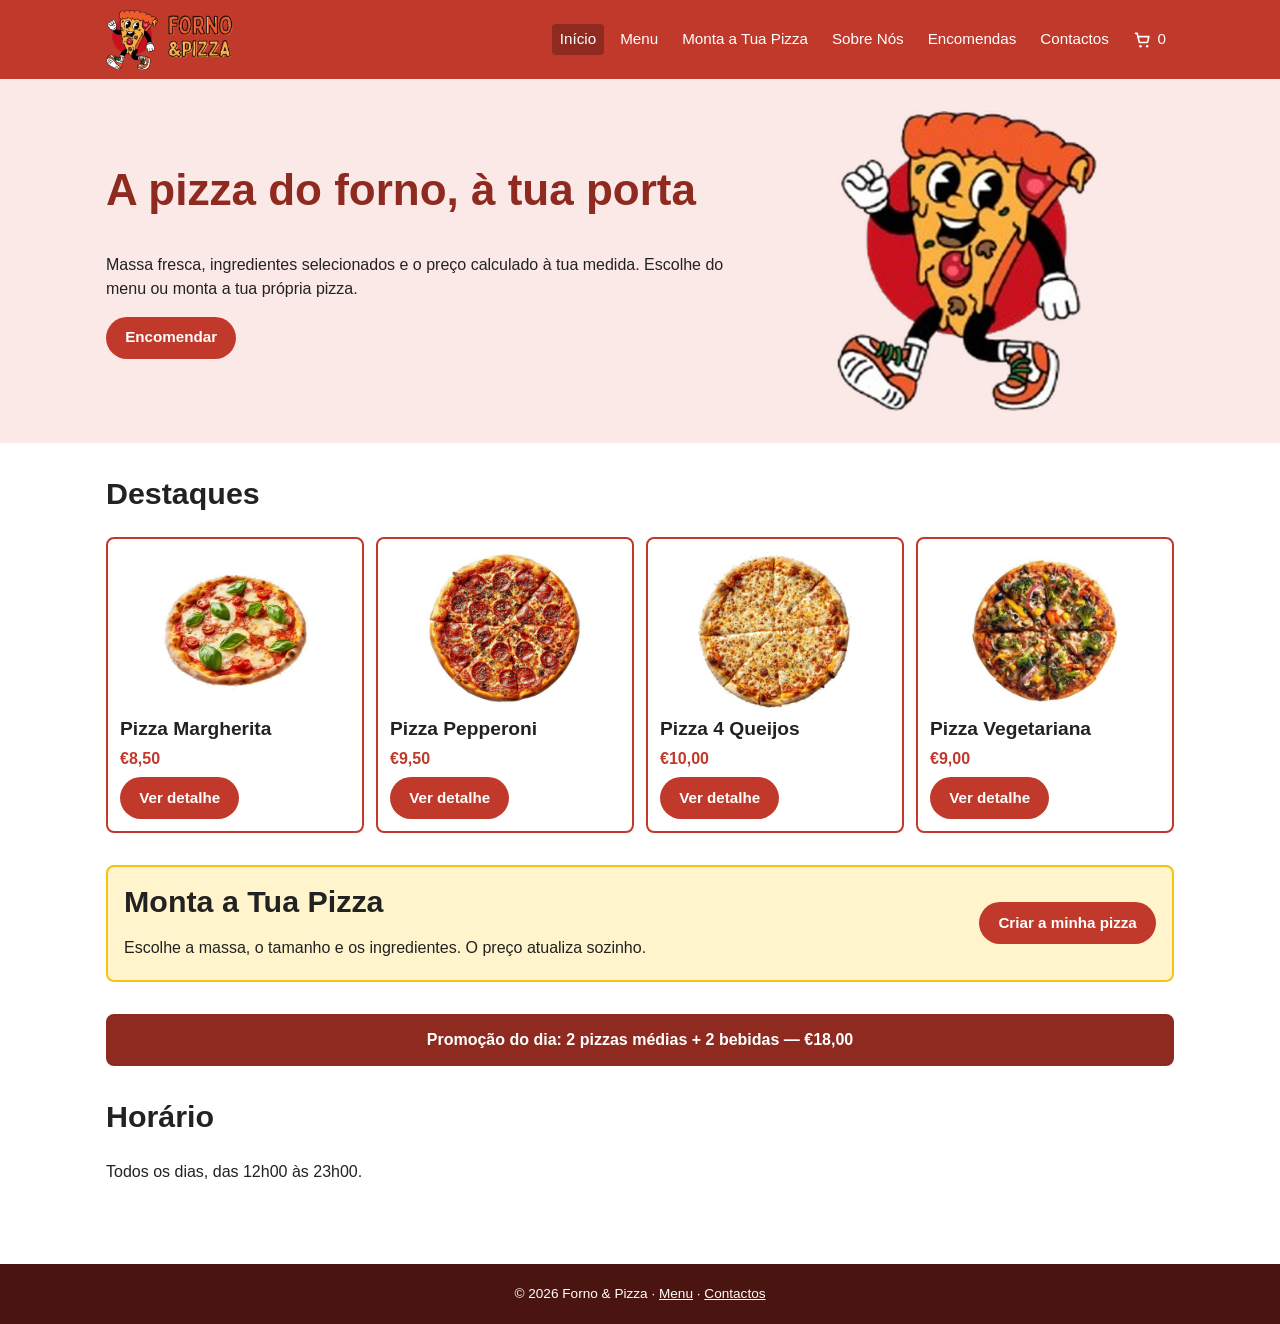
<file: index.html>
<!DOCTYPE html>
<html lang="pt-PT">
<head>
  <meta charset="UTF-8">
  <meta name="viewport" content="width=device-width, initial-scale=1">
  <meta name="description" content="Pizzaria Forno & Pizza: menu, encomendas online e a pizza feita à tua medida.">
  <title>Início — Forno &amp; Pizza</title>
  <link rel="icon" href="img/logo-icone.webp">
  <link rel="stylesheet" href="css/estilo.css">
</head>
<body>

  <!-- ===== CABEÇALHO ===== -->
  <header class="cabecalho">
    <div class="container cabecalho-conteudo">
      <a class="logo" href="index.html"><img class="logo-completo" src="img/logo-completo.png" alt="Forno &amp; Pizza, pagina inicial" width="420" height="198"></a>
      <nav class="menu" aria-label="Navegação principal">
      <ul>
        <li><a href="index.html" class="ativo" aria-current="page">Início</a></li>
        <li><a href="menu.html">Menu</a></li>
        <li><a href="monta.html">Monta a Tua Pizza</a></li>
        <li><a href="sobre.html">Sobre Nós</a></li>
        <li><a href="encomendas.html">Encomendas</a></li>
        <li><a href="contactos.html">Contactos</a></li>
        <li><a class="carrinho" href="encomendas.html" aria-label="Carrinho, 0 artigos"><svg class="icone" viewBox="0 0 24 24" width="20" height="20" aria-hidden="true"><path d="M3 4h2l2.4 10.2a1 1 0 0 0 1 .8h8.2a1 1 0 0 0 1-.8L19 8H6.2" fill="none" stroke="currentColor" stroke-width="2" stroke-linecap="round" stroke-linejoin="round"/><circle cx="9" cy="19.5" r="1.5" fill="currentColor"/><circle cx="17" cy="19.5" r="1.5" fill="currentColor"/></svg><span>0</span></a></li>
      </ul>
      </nav>
    </div>
  </header>

  <main>
    <!-- ===== HERO ===== -->
    <section class="hero">
      <div class="container hero-grelha">
        <div class="hero-texto">
          <h1>A pizza do forno, à tua porta</h1>
          <p>Massa fresca, ingredientes selecionados e o preço calculado à tua medida. Escolhe do menu ou monta a tua própria pizza.</p>
          <a class="botao" href="menu.html">Encomendar</a>
        </div>
        <img class="hero-imagem" src="img/mascote.webp" alt="Simbolo Forno &amp; Pizza" width="400" height="400">
      </div>
    </section>

    <div class="container">

      <!-- ===== DESTAQUES ===== -->
      <section>
        <h2>Destaques</h2>
        <ul class="grelha-cartoes grelha-destaques">
      <li class="cartao">
        <img src="img/pizza-margherita.jpg" alt="Ilustração da pizza Margherita" width="200" height="200">
        <h3>Pizza Margherita</h3>
        <p class="preco">€8,50</p>
        <a class="botao" href="menu.html#margherita">Ver detalhe</a>
      </li>
      <li class="cartao">
        <img src="img/pizza-pepperoni.jpg" alt="Ilustração da pizza Pepperoni" width="200" height="200">
        <h3>Pizza Pepperoni</h3>
        <p class="preco">€9,50</p>
        <a class="botao" href="menu.html#pepperoni">Ver detalhe</a>
      </li>
      <li class="cartao">
        <img src="img/pizza-quatro-queijos.jpg" alt="Ilustração da pizza 4 Queijos" width="200" height="200">
        <h3>Pizza 4 Queijos</h3>
        <p class="preco">€10,00</p>
        <a class="botao" href="menu.html#quatro-queijos">Ver detalhe</a>
      </li>
      <li class="cartao">
        <img src="img/pizza-vegetariana.jpg" alt="Ilustração da pizza Vegetariana" width="200" height="200">
        <h3>Pizza Vegetariana</h3>
        <p class="preco">€9,00</p>
        <a class="botao" href="menu.html#vegetariana">Ver detalhe</a>
      </li>
        </ul>
      </section>

      <!-- ===== MONTA A TUA PIZZA ===== -->
      <section class="destaque-monta">
        <div>
          <h2>Monta a Tua Pizza</h2>
          <p>Escolhe a massa, o tamanho e os ingredientes. O preço atualiza sozinho.</p>
        </div>
        <a class="botao" href="monta.html">Criar a minha pizza</a>
      </section>

      <!-- ===== PROMOÇÃO DO DIA ===== -->
      <div class="promocao">
        <p>Promoção do dia: 2 pizzas médias + 2 bebidas — €18,00</p>
      </div>

      <!-- ===== HORÁRIO ===== -->
      <section>
        <h2>Horário</h2>
        <p>Todos os dias, das 12h00 às 23h00.</p>
      </section>

    </div>
  </main>

  <!-- ===== RODAPÉ ===== -->
  <footer class="rodape">
    <div class="container">
      <p>© 2026 Forno &amp; Pizza · <a href="menu.html">Menu</a> · <a href="contactos.html">Contactos</a></p>
    </div>
  </footer>

  <script src="js/script.js"></script>

</body>
</html>
</file>
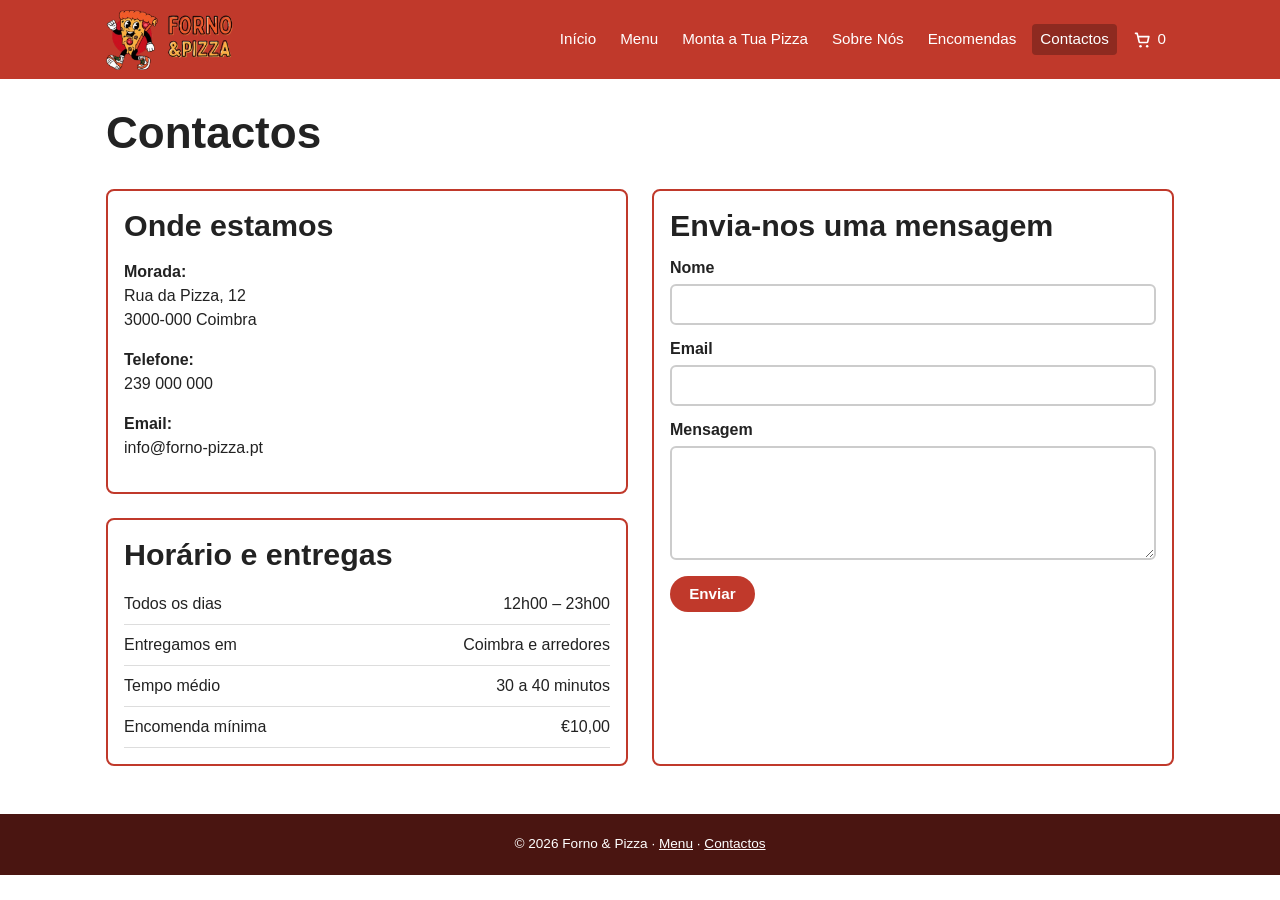
<file: contactos.html>
<!DOCTYPE html>
<html lang="pt-PT">
<head>
  <meta charset="UTF-8">
  <meta name="viewport" content="width=device-width, initial-scale=1">
  <meta name="description" content="Contactos e formulário de contacto da pizzaria Forno & Pizza.">
  <title>Contactos — Forno &amp; Pizza</title>
  <link rel="icon" href="img/logo-icone.webp">
  <link rel="stylesheet" href="css/estilo.css">
</head>
<body>

  <!-- ===== CABEÇALHO ===== -->
  <header class="cabecalho">
    <div class="container cabecalho-conteudo">
      <a class="logo" href="index.html"><img class="logo-completo" src="img/logo-completo.png" alt="Forno &amp; Pizza, pagina inicial" width="420" height="198"></a>
      <nav class="menu" aria-label="Navegação principal">
      <ul>
        <li><a href="index.html">Início</a></li>
        <li><a href="menu.html">Menu</a></li>
        <li><a href="monta.html">Monta a Tua Pizza</a></li>
        <li><a href="sobre.html">Sobre Nós</a></li>
        <li><a href="encomendas.html">Encomendas</a></li>
        <li><a href="contactos.html" class="ativo" aria-current="page">Contactos</a></li>
        <li><a class="carrinho" href="encomendas.html" aria-label="Carrinho, 0 artigos"><svg class="icone" viewBox="0 0 24 24" width="20" height="20" aria-hidden="true"><path d="M3 4h2l2.4 10.2a1 1 0 0 0 1 .8h8.2a1 1 0 0 0 1-.8L19 8H6.2" fill="none" stroke="currentColor" stroke-width="2" stroke-linecap="round" stroke-linejoin="round"/><circle cx="9" cy="19.5" r="1.5" fill="currentColor"/><circle cx="17" cy="19.5" r="1.5" fill="currentColor"/></svg><span>0</span></a></li>
      </ul>
      </nav>
    </div>
  </header>

  <main>
    <div class="container pagina">
      <h1>Contactos</h1>
      <div class="contactos-grelha">

        <div class="coluna">

          <!-- ===== ONDE ESTAMOS ===== -->
          <section class="caixa">
            <h2>Onde estamos</h2>
            <p><strong>Morada:</strong><br>Rua da Pizza, 12<br>3000-000 Coimbra</p>
            <p><strong>Telefone:</strong><br>239 000 000</p>
            <p><strong>Email:</strong><br>info@forno-pizza.pt</p>
          </section>

          <!-- ===== HORÁRIO E ENTREGAS ===== -->
          <section class="caixa">
            <h2>Horário e entregas</h2>
            <ul class="linhas">
              <li><span>Todos os dias</span><span>12h00 – 23h00</span></li>
              <li><span>Entregamos em</span><span>Coimbra e arredores</span></li>
              <li><span>Tempo médio</span><span>30 a 40 minutos</span></li>
              <li><span>Encomenda mínima</span><span>€10,00</span></li>
            </ul>
          </section>

        </div>

        <!-- ===== FORMULÁRIO ===== -->
        <section class="caixa">
          <h2>Envia-nos uma mensagem</h2>
          <form id="form-contacto">
            <label for="nome">Nome</label>
            <input id="nome" name="nome" type="text" required>
            <label for="email">Email</label>
            <input id="email" name="email" type="email" required>
            <label for="mensagem">Mensagem</label>
            <textarea id="mensagem" name="mensagem" rows="5" required></textarea>
            <button class="botao" type="submit">Enviar</button>
          </form>
          <p class="mensagem-ok" id="mensagem-ok" role="status" hidden>A tua mensagem foi enviada com sucesso! Entraremos em contacto brevemente.</p>
        </section>

      </div>
    </div>
  </main>

  <!-- ===== RODAPÉ ===== -->
  <footer class="rodape">
    <div class="container">
      <p>© 2026 Forno &amp; Pizza · <a href="menu.html">Menu</a> · <a href="contactos.html">Contactos</a></p>
    </div>
  </footer>

  <script src="js/script.js"></script>

</body>
</html>
</file>
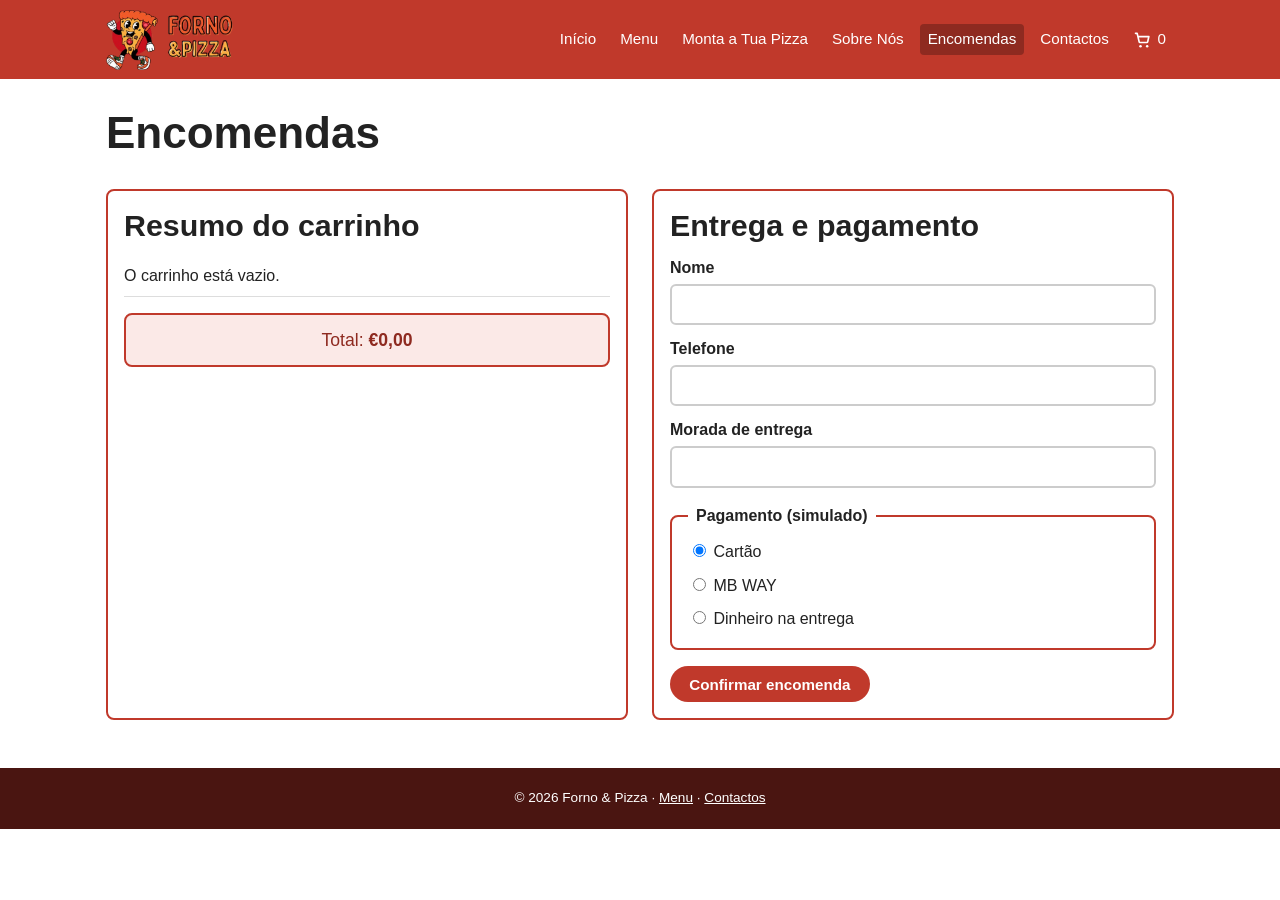
<file: encomendas.html>
<!DOCTYPE html>
<html lang="pt-PT">
<head>
  <meta charset="UTF-8">
  <meta name="viewport" content="width=device-width, initial-scale=1">
  <meta name="description" content="Resumo do carrinho e dados de entrega da tua encomenda.">
  <title>Encomendas — Forno &amp; Pizza</title>
  <link rel="icon" href="img/logo-icone.webp">
  <link rel="stylesheet" href="css/estilo.css">
</head>
<body>

  <!-- ===== CABEÇALHO ===== -->
  <header class="cabecalho">
    <div class="container cabecalho-conteudo">
      <a class="logo" href="index.html"><img class="logo-completo" src="img/logo-completo.png" alt="Forno &amp; Pizza, pagina inicial" width="420" height="198"></a>
      <nav class="menu" aria-label="Navegação principal">
      <ul>
        <li><a href="index.html">Início</a></li>
        <li><a href="menu.html">Menu</a></li>
        <li><a href="monta.html">Monta a Tua Pizza</a></li>
        <li><a href="sobre.html">Sobre Nós</a></li>
        <li><a href="encomendas.html" class="ativo" aria-current="page">Encomendas</a></li>
        <li><a href="contactos.html">Contactos</a></li>
        <li><a class="carrinho" href="encomendas.html" aria-label="Carrinho, 0 artigos"><svg class="icone" viewBox="0 0 24 24" width="20" height="20" aria-hidden="true"><path d="M3 4h2l2.4 10.2a1 1 0 0 0 1 .8h8.2a1 1 0 0 0 1-.8L19 8H6.2" fill="none" stroke="currentColor" stroke-width="2" stroke-linecap="round" stroke-linejoin="round"/><circle cx="9" cy="19.5" r="1.5" fill="currentColor"/><circle cx="17" cy="19.5" r="1.5" fill="currentColor"/></svg><span>0</span></a></li>
      </ul>
      </nav>
    </div>
  </header>

  <main>
    <div class="container pagina">
      <h1>Encomendas</h1>
      <div class="encomenda-grelha">

        <!-- ===== RESUMO DO CARRINHO ===== -->
        <section class="caixa">
          <h2>Resumo do carrinho</h2>
          <ul class="linhas" id="lista-carrinho">
            <li><span>O carrinho está vazio.</span></li>
          </ul>
          <p class="total">Total: <strong id="total-carrinho">€0,00</strong></p>
        </section>

        <!-- ===== ENTREGA E PAGAMENTO ===== -->
        <section class="caixa">
          <h2>Entrega e pagamento</h2>
          <form id="form-encomenda">
            <label for="nome-e">Nome</label>
            <input id="nome-e" name="nome" type="text" required>
            <label for="telefone">Telefone</label>
            <input id="telefone" name="telefone" type="tel" required>
            <label for="morada">Morada de entrega</label>
            <input id="morada" name="morada" type="text" required>
            <fieldset>
              <legend>Pagamento (simulado)</legend>
              <label class="opcao"><span><input type="radio" name="pagamento" value="cartao" checked> Cartão</span></label>
              <label class="opcao"><span><input type="radio" name="pagamento" value="mbway"> MB WAY</span></label>
              <label class="opcao"><span><input type="radio" name="pagamento" value="entrega"> Dinheiro na entrega</span></label>
            </fieldset>
            <p class="mensagem-erro" id="aviso-carrinho" role="alert" hidden>O carrinho está vazio. Adiciona pizzas no menu antes de confirmar.</p>
            <button class="botao" type="submit" id="btn-finalizar">Confirmar encomenda</button>
          </form>
        </section>

      </div>
    </div>
  </main>

  <!-- ===== RODAPÉ ===== -->
  <footer class="rodape">
    <div class="container">
      <p>© 2026 Forno &amp; Pizza · <a href="menu.html">Menu</a> · <a href="contactos.html">Contactos</a></p>
    </div>
  </footer>

  <!-- ===== JANELA DE CONFIRMAÇÃO ===== -->
  <div class="modal" id="modal" hidden>
    <div class="modal-caixa">

      <div id="modal-a-processar">
        <img class="girar" src="img/logo-icone.webp" alt="" width="100" height="100">
        <h2>A processar a tua encomenda...</h2>
      </div>

      <div id="modal-concluido" hidden>
        <img src="img/logo-icone.webp" alt="Logótipo Forno &amp; Pizza" width="100" height="100">
        <h2>A tua pizza está a caminho!</h2>
        <p>Obrigado pela tua encomenda.</p>
        <a class="botao" href="index.html">Voltar ao início</a>
      </div>

    </div>
  </div>

  <script src="js/script.js"></script>

</body>
</html>
</file>
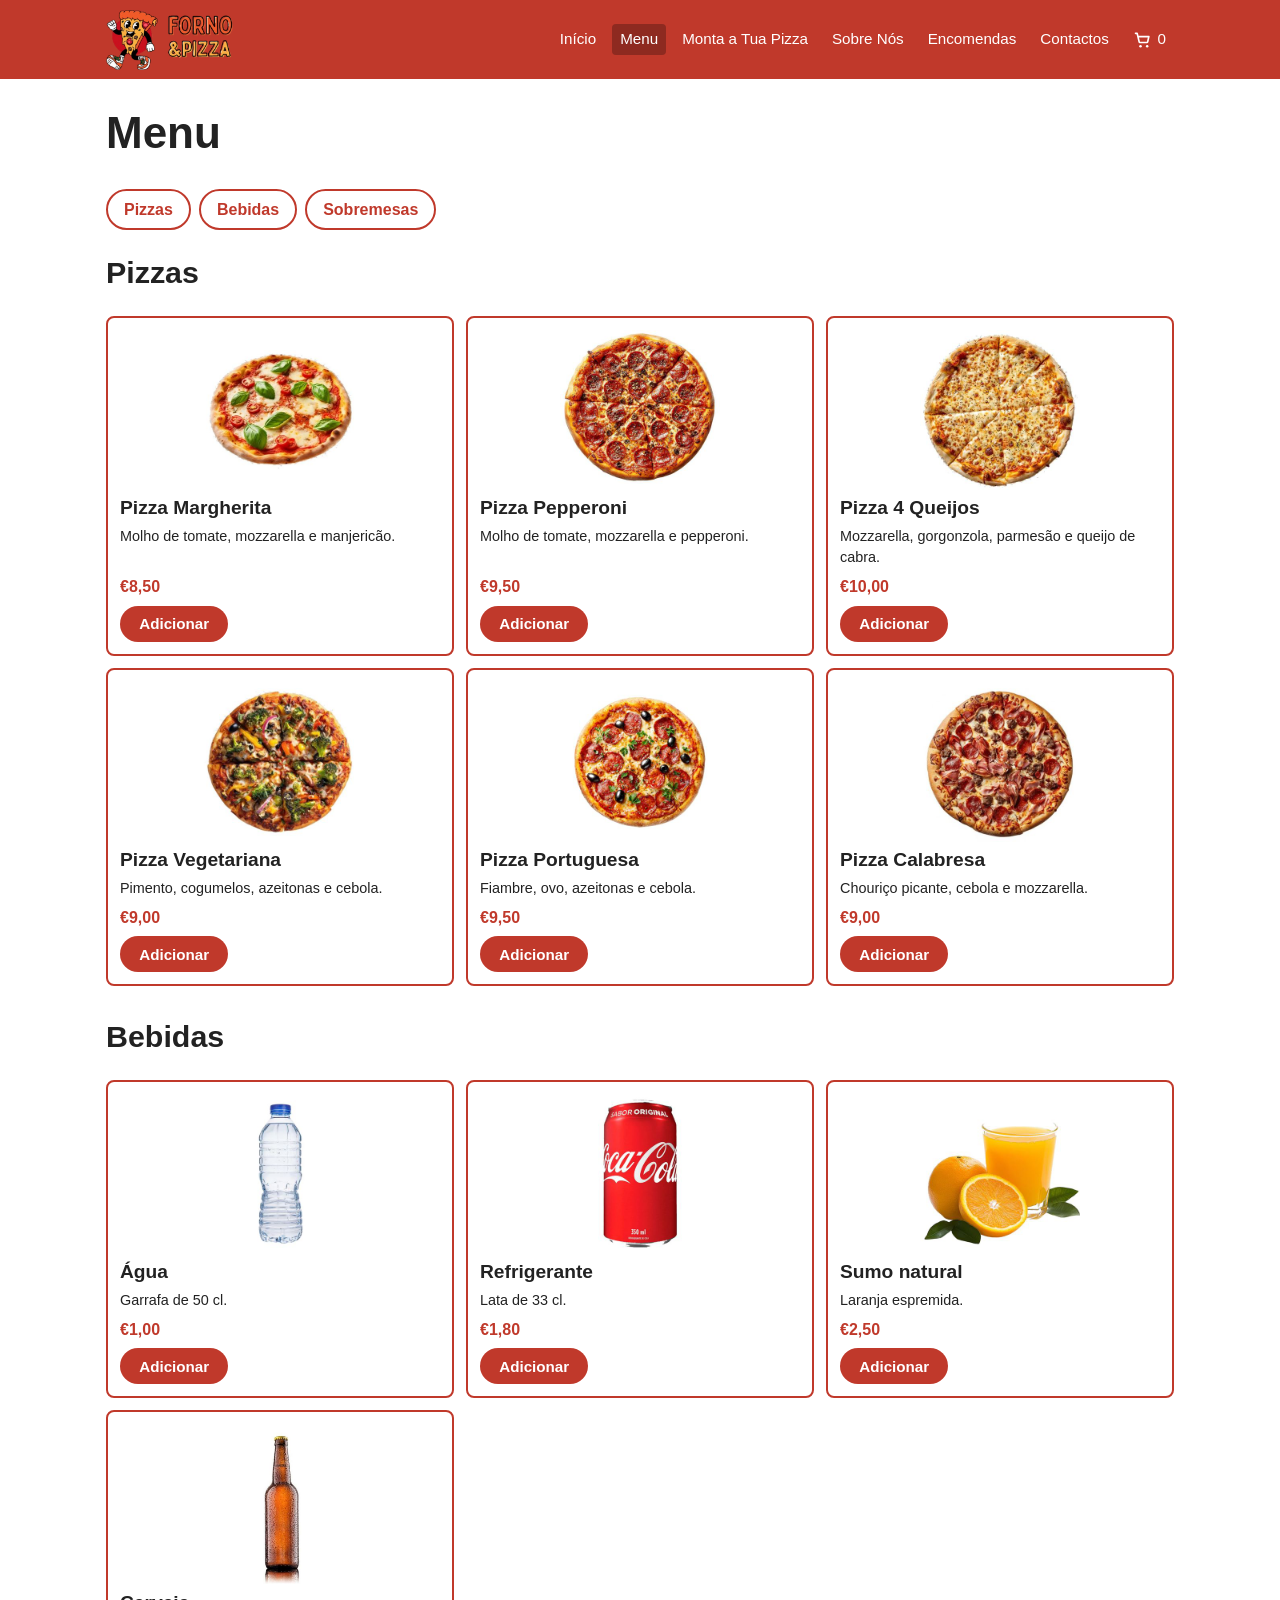
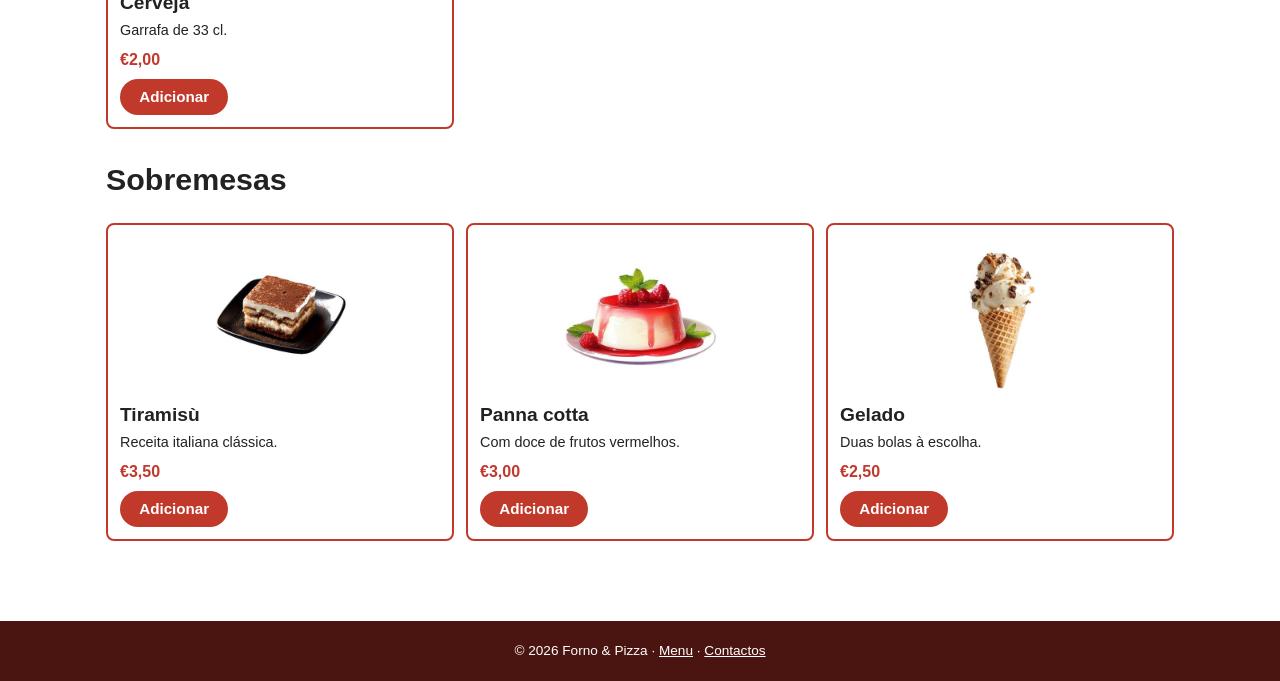
<file: menu.html>
<!DOCTYPE html>
<html lang="pt-PT">
<head>
  <meta charset="UTF-8">
  <meta name="viewport" content="width=device-width, initial-scale=1">
  <meta name="description" content="Menu da pizzaria Forno & Pizza: pizzas, bebidas e sobremesas.">
  <title>Menu — Forno &amp; Pizza</title>
  <link rel="icon" href="img/logo-icone.webp">
  <link rel="stylesheet" href="css/estilo.css">
</head>
<body>

  <!-- ===== CABEÇALHO ===== -->
  <header class="cabecalho">
    <div class="container cabecalho-conteudo">
      <a class="logo" href="index.html"><img class="logo-completo" src="img/logo-completo.png" alt="Forno &amp; Pizza, pagina inicial" width="420" height="198"></a>
      <nav class="menu" aria-label="Navegação principal">
      <ul>
        <li><a href="index.html">Início</a></li>
        <li><a href="menu.html" class="ativo" aria-current="page">Menu</a></li>
        <li><a href="monta.html">Monta a Tua Pizza</a></li>
        <li><a href="sobre.html">Sobre Nós</a></li>
        <li><a href="encomendas.html">Encomendas</a></li>
        <li><a href="contactos.html">Contactos</a></li>
        <li><a class="carrinho" href="encomendas.html" aria-label="Carrinho, 0 artigos"><svg class="icone" viewBox="0 0 24 24" width="20" height="20" aria-hidden="true"><path d="M3 4h2l2.4 10.2a1 1 0 0 0 1 .8h8.2a1 1 0 0 0 1-.8L19 8H6.2" fill="none" stroke="currentColor" stroke-width="2" stroke-linecap="round" stroke-linejoin="round"/><circle cx="9" cy="19.5" r="1.5" fill="currentColor"/><circle cx="17" cy="19.5" r="1.5" fill="currentColor"/></svg><span>0</span></a></li>
      </ul>
      </nav>
    </div>
  </header>

  <main>
    <div class="container pagina">
      <h1>Menu</h1>

      <!-- ===== FILTROS POR CATEGORIA ===== -->
      <nav class="filtros" aria-label="Categorias do menu">
        <a class="filtro" href="#pizzas">Pizzas</a>
        <a class="filtro" href="#bebidas">Bebidas</a>
        <a class="filtro" href="#sobremesas">Sobremesas</a>
      </nav>

      <!-- ===== PIZZAS ===== -->
      <section id="pizzas">
        <h2>Pizzas</h2>
        <ul class="grelha-cartoes grelha-menu">
        <li class="cartao" id="margherita">
          <img src="img/pizza-margherita.jpg" alt="Ilustração da pizza Margherita" width="200" height="200">
          <h3>Pizza Margherita</h3>
          <p class="descricao">Molho de tomate, mozzarella e manjericão.</p>
          <p class="preco">€8,50</p>
          <button class="botao" type="button" data-nome="Pizza Margherita" data-preco="8.50">Adicionar</button>
        </li>
        <li class="cartao" id="pepperoni">
          <img src="img/pizza-pepperoni.jpg" alt="Ilustração da pizza Pepperoni" width="200" height="200">
          <h3>Pizza Pepperoni</h3>
          <p class="descricao">Molho de tomate, mozzarella e pepperoni.</p>
          <p class="preco">€9,50</p>
          <button class="botao" type="button" data-nome="Pizza Pepperoni" data-preco="9.50">Adicionar</button>
        </li>
        <li class="cartao" id="quatro-queijos">
          <img src="img/pizza-quatro-queijos.jpg" alt="Ilustração da pizza 4 Queijos" width="200" height="200">
          <h3>Pizza 4 Queijos</h3>
          <p class="descricao">Mozzarella, gorgonzola, parmesão e queijo de cabra.</p>
          <p class="preco">€10,00</p>
          <button class="botao" type="button" data-nome="Pizza 4 Queijos" data-preco="10.00">Adicionar</button>
        </li>
        <li class="cartao" id="vegetariana">
          <img src="img/pizza-vegetariana.jpg" alt="Ilustração da pizza Vegetariana" width="200" height="200">
          <h3>Pizza Vegetariana</h3>
          <p class="descricao">Pimento, cogumelos, azeitonas e cebola.</p>
          <p class="preco">€9,00</p>
          <button class="botao" type="button" data-nome="Pizza Vegetariana" data-preco="9.00">Adicionar</button>
        </li>
        <li class="cartao" id="portuguesa">
          <img src="img/pizza-portuguesa.jpg" alt="Ilustração da pizza Portuguesa" width="200" height="200">
          <h3>Pizza Portuguesa</h3>
          <p class="descricao">Fiambre, ovo, azeitonas e cebola.</p>
          <p class="preco">€9,50</p>
          <button class="botao" type="button" data-nome="Pizza Portuguesa" data-preco="9.50">Adicionar</button>
        </li>
        <li class="cartao" id="calabresa">
          <img src="img/pizza-calabresa.jpg" alt="Ilustração da pizza Calabresa" width="200" height="200">
          <h3>Pizza Calabresa</h3>
          <p class="descricao">Chouriço picante, cebola e mozzarella.</p>
          <p class="preco">€9,00</p>
          <button class="botao" type="button" data-nome="Pizza Calabresa" data-preco="9.00">Adicionar</button>
        </li>
        </ul>
      </section>

      <!-- ===== BEBIDAS ===== -->
      <section id="bebidas">
        <h2>Bebidas</h2>
        <ul class="grelha-cartoes grelha-menu">
        <li class="cartao">
          <img src="img/bebida-agua.jpg" alt="Garrafa de agua" width="200" height="200"><h3>Água</h3>
          <p class="descricao">Garrafa de 50 cl.</p>
          <p class="preco">€1,00</p>
          <button class="botao" type="button" data-nome="Água" data-preco="1.00">Adicionar</button>
        </li>
        <li class="cartao">
          <img src="img/bebida-refrigerante.jpg" alt="Lata de refrigerante" width="200" height="200"><h3>Refrigerante</h3>
          <p class="descricao">Lata de 33 cl.</p>
          <p class="preco">€1,80</p>
          <button class="botao" type="button" data-nome="Refrigerante" data-preco="1.80">Adicionar</button>
        </li>
        <li class="cartao">
          <img src="img/bebida-sumo.jpg" alt="Copo de sumo natural" width="200" height="200"><h3>Sumo natural</h3>
          <p class="descricao">Laranja espremida.</p>
          <p class="preco">€2,50</p>
          <button class="botao" type="button" data-nome="Sumo natural" data-preco="2.50">Adicionar</button>
        </li>
        <li class="cartao">
          <img src="img/bebida-cerveja.jpg" alt="Garrafa de cerveja" width="200" height="200"><h3>Cerveja</h3>
          <p class="descricao">Garrafa de 33 cl.</p>
          <p class="preco">€2,00</p>
          <button class="botao" type="button" data-nome="Cerveja" data-preco="2.00">Adicionar</button>
        </li>
        </ul>
      </section>

      <!-- ===== SOBREMESAS ===== -->
      <section id="sobremesas">
        <h2>Sobremesas</h2>
        <ul class="grelha-cartoes grelha-menu">
        <li class="cartao">
          <img src="img/sobremesa-tiramisu.jpg" alt="Tiramisu" width="200" height="200"><h3>Tiramisù</h3>
          <p class="descricao">Receita italiana clássica.</p>
          <p class="preco">€3,50</p>
          <button class="botao" type="button" data-nome="Tiramisù" data-preco="3.50">Adicionar</button>
        </li>
        <li class="cartao">
          <img src="img/sobremesa-panna-cotta.jpg" alt="Panna cotta" width="200" height="200"><h3>Panna cotta</h3>
          <p class="descricao">Com doce de frutos vermelhos.</p>
          <p class="preco">€3,00</p>
          <button class="botao" type="button" data-nome="Panna cotta" data-preco="3.00">Adicionar</button>
        </li>
        <li class="cartao">
          <img src="img/sobremesa-gelado.jpg" alt="Gelado" width="200" height="200"><h3>Gelado</h3>
          <p class="descricao">Duas bolas à escolha.</p>
          <p class="preco">€2,50</p>
          <button class="botao" type="button" data-nome="Gelado" data-preco="2.50">Adicionar</button>
        </li>
        </ul>
      </section>
    </div>
  </main>

  <!-- ===== RODAPÉ ===== -->
  <footer class="rodape">
    <div class="container">
      <p>© 2026 Forno &amp; Pizza · <a href="menu.html">Menu</a> · <a href="contactos.html">Contactos</a></p>
    </div>
  </footer>

  <script src="js/script.js"></script>

</body>
</html>
</file>
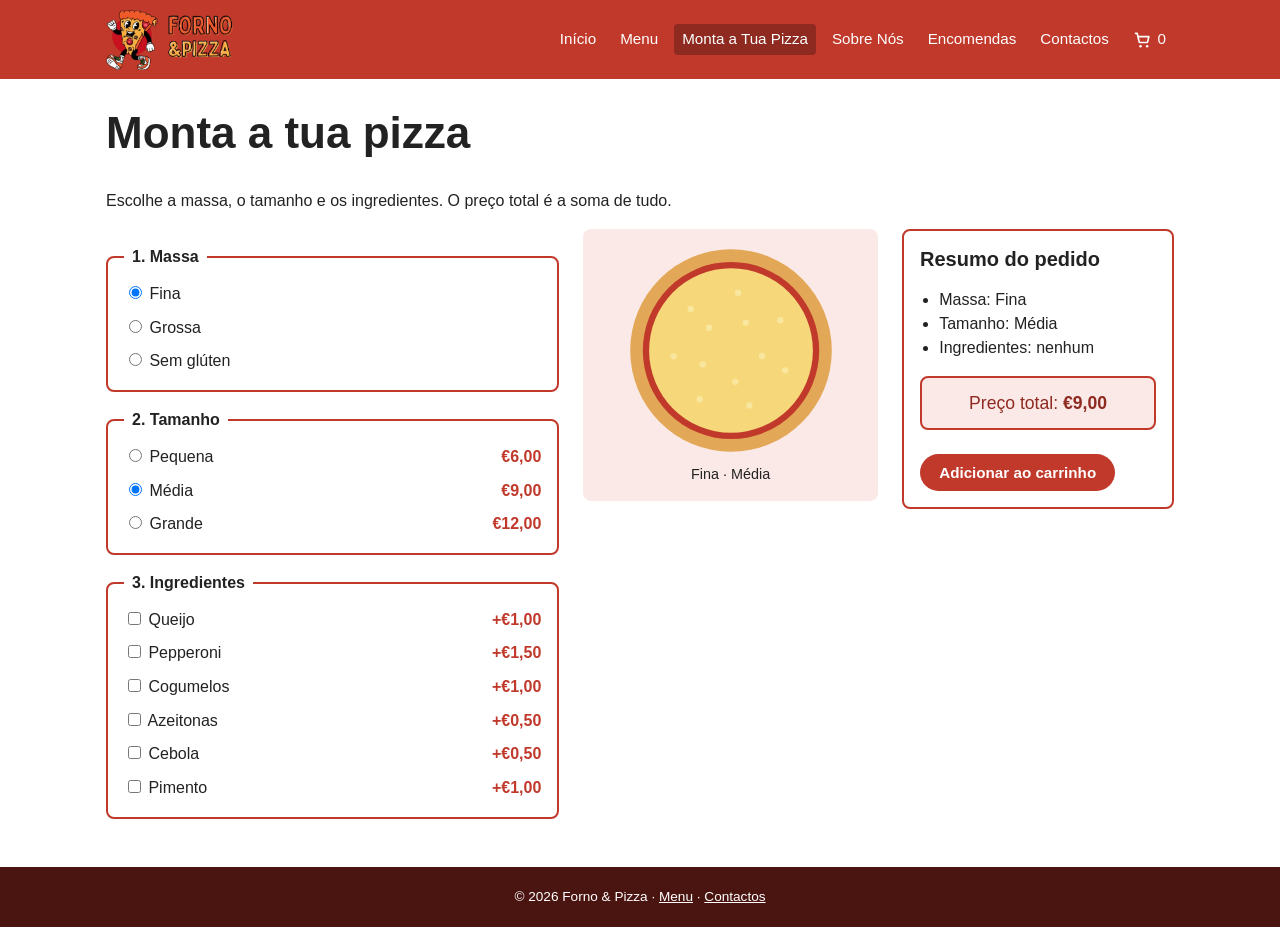
<file: monta.html>
<!DOCTYPE html>
<html lang="pt-PT">
<head>
  <meta charset="UTF-8">
  <meta name="viewport" content="width=device-width, initial-scale=1">
  <meta name="description" content="Cria a tua pizza: escolhe a massa, o tamanho e os ingredientes.">
  <title>Monta a Tua Pizza — Forno &amp; Pizza</title>
  <link rel="icon" href="img/logo-icone.webp">
  <link rel="stylesheet" href="css/estilo.css">
</head>
<body>

  <!-- ===== CABEÇALHO ===== -->
  <header class="cabecalho">
    <div class="container cabecalho-conteudo">
      <a class="logo" href="index.html"><img class="logo-completo" src="img/logo-completo.png" alt="Forno &amp; Pizza, pagina inicial" width="420" height="198"></a>
      <nav class="menu" aria-label="Navegação principal">
      <ul>
        <li><a href="index.html">Início</a></li>
        <li><a href="menu.html">Menu</a></li>
        <li><a href="monta.html" class="ativo" aria-current="page">Monta a Tua Pizza</a></li>
        <li><a href="sobre.html">Sobre Nós</a></li>
        <li><a href="encomendas.html">Encomendas</a></li>
        <li><a href="contactos.html">Contactos</a></li>
        <li><a class="carrinho" href="encomendas.html" aria-label="Carrinho, 0 artigos"><svg class="icone" viewBox="0 0 24 24" width="20" height="20" aria-hidden="true"><path d="M3 4h2l2.4 10.2a1 1 0 0 0 1 .8h8.2a1 1 0 0 0 1-.8L19 8H6.2" fill="none" stroke="currentColor" stroke-width="2" stroke-linecap="round" stroke-linejoin="round"/><circle cx="9" cy="19.5" r="1.5" fill="currentColor"/><circle cx="17" cy="19.5" r="1.5" fill="currentColor"/></svg><span>0</span></a></li>
      </ul>
      </nav>
    </div>
  </header>

  <main>
    <div class="container pagina">
      <h1>Monta a tua pizza</h1>
      <p>Escolhe a massa, o tamanho e os ingredientes. O preço total é a soma de tudo.</p>

      <form class="monta" id="form-monta">
        <div class="monta-grelha">

          <!-- ===== OPÇÕES ===== -->
          <div class="monta-opcoes">
            <fieldset>
              <legend>1. Massa</legend>
            <label class="opcao"><span><input type="radio" name="massa" value="fina" checked> Fina</span><span class="preco"></span></label>
            <label class="opcao"><span><input type="radio" name="massa" value="grossa"> Grossa</span><span class="preco"></span></label>
            <label class="opcao"><span><input type="radio" name="massa" value="sem-gluten"> Sem glúten</span><span class="preco"></span></label>
            </fieldset>
            <fieldset>
              <legend>2. Tamanho</legend>
            <label class="opcao"><span><input type="radio" name="tamanho" value="6.00" data-largura="60%"> Pequena</span><span class="preco">€6,00</span></label>
            <label class="opcao"><span><input type="radio" name="tamanho" value="9.00" data-largura="80%" checked> Média</span><span class="preco">€9,00</span></label>
            <label class="opcao"><span><input type="radio" name="tamanho" value="12.00" data-largura="100%"> Grande</span><span class="preco">€12,00</span></label>
            </fieldset>
            <fieldset>
              <legend>3. Ingredientes</legend>
            <label class="opcao"><span><input type="checkbox" name="queijo" value="1.00"> Queijo</span><span class="preco">+€1,00</span></label>
            <label class="opcao"><span><input type="checkbox" name="pepperoni" value="1.50"> Pepperoni</span><span class="preco">+€1,50</span></label>
            <label class="opcao"><span><input type="checkbox" name="cogumelos" value="1.00"> Cogumelos</span><span class="preco">+€1,00</span></label>
            <label class="opcao"><span><input type="checkbox" name="azeitonas" value="0.50"> Azeitonas</span><span class="preco">+€0,50</span></label>
            <label class="opcao"><span><input type="checkbox" name="cebola" value="0.50"> Cebola</span><span class="preco">+€0,50</span></label>
            <label class="opcao"><span><input type="checkbox" name="pimento" value="1.00"> Pimento</span><span class="preco">+€1,00</span></label>
            </fieldset>
          </div>

          <!-- ===== PRÉ-VISUALIZAÇÃO ===== -->
          <div class="monta-previa">
            <div class="pizza-previa" id="pizza-previa">
              <img src="img/pizza-base.svg" alt="Pizza com os ingredientes escolhidos" width="200" height="200">
              <img id="base-grossa" src="img/pizza-base-grossa.svg" alt="" width="200" height="200">
              <img class="camada" id="camada-queijo" src="img/ing-queijo.svg" alt="" width="200" height="200" hidden>
              <img class="camada" id="camada-pepperoni" src="img/ing-pepperoni.svg" alt="" width="200" height="200" hidden>
              <img class="camada" id="camada-cogumelos" src="img/ing-cogumelos.svg" alt="" width="200" height="200" hidden>
              <img class="camada" id="camada-azeitonas" src="img/ing-azeitonas.svg" alt="" width="200" height="200" hidden>
              <img class="camada" id="camada-cebola" src="img/ing-cebola.svg" alt="" width="200" height="200" hidden>
              <img class="camada" id="camada-pimento" src="img/ing-pimento.svg" alt="" width="200" height="200" hidden>
            </div>
            <p id="legenda-previa">Pré-visualização da pizza</p>
          </div>

          <!-- ===== RESUMO ===== -->
          <aside class="monta-resumo">
            <h2>Resumo do pedido</h2>
            <ul>
              <li id="resumo-massa">Massa: Fina</li>
              <li id="resumo-tamanho">Tamanho: Média</li>
              <li id="resumo-ingredientes">Ingredientes: nenhum</li>
            </ul>
            <p class="total">Preço total: <strong id="total-monta">€9,00</strong></p>
            <button class="botao" type="submit" id="btn-add-monta">Adicionar ao carrinho</button>
          </aside>

        </div>
      </form>
    </div>
  </main>

  <!-- ===== RODAPÉ ===== -->
  <footer class="rodape">
    <div class="container">
      <p>© 2026 Forno &amp; Pizza · <a href="menu.html">Menu</a> · <a href="contactos.html">Contactos</a></p>
    </div>
  </footer>

  <script src="js/script.js"></script>

</body>
</html>
</file>
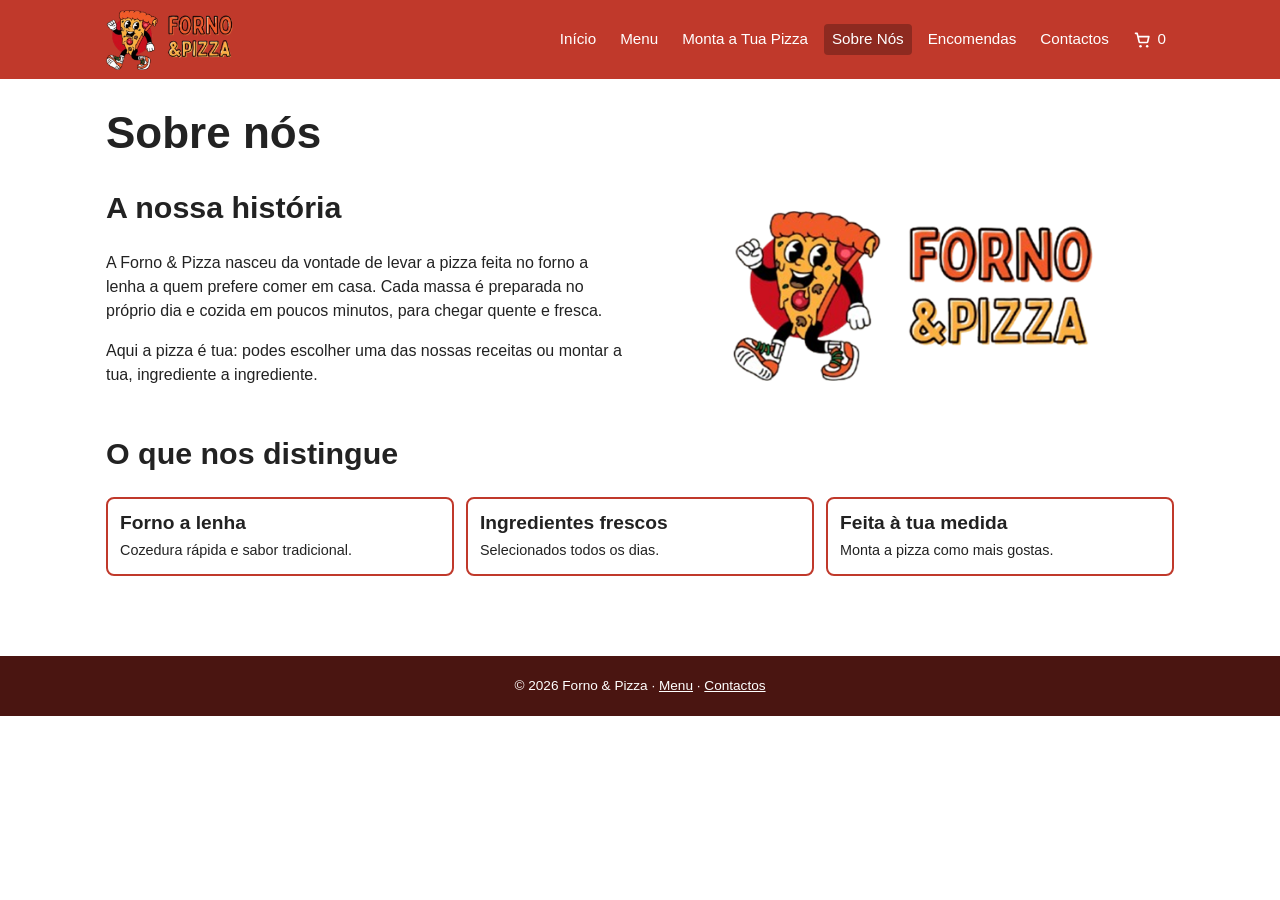
<file: sobre.html>
<!DOCTYPE html>
<html lang="pt-PT">
<head>
  <meta charset="UTF-8">
  <meta name="viewport" content="width=device-width, initial-scale=1">
  <meta name="description" content="Conhece a história e os valores da pizzaria Forno & Pizza.">
  <title>Sobre Nós — Forno &amp; Pizza</title>
  <link rel="icon" href="img/logo-icone.webp">
  <link rel="stylesheet" href="css/estilo.css">
</head>
<body>

  <!-- ===== CABEÇALHO ===== -->
  <header class="cabecalho">
    <div class="container cabecalho-conteudo">
      <a class="logo" href="index.html"><img class="logo-completo" src="img/logo-completo.png" alt="Forno &amp; Pizza, pagina inicial" width="420" height="198"></a>
      <nav class="menu" aria-label="Navegação principal">
      <ul>
        <li><a href="index.html">Início</a></li>
        <li><a href="menu.html">Menu</a></li>
        <li><a href="monta.html">Monta a Tua Pizza</a></li>
        <li><a href="sobre.html" class="ativo" aria-current="page">Sobre Nós</a></li>
        <li><a href="encomendas.html">Encomendas</a></li>
        <li><a href="contactos.html">Contactos</a></li>
        <li><a class="carrinho" href="encomendas.html" aria-label="Carrinho, 0 artigos"><svg class="icone" viewBox="0 0 24 24" width="20" height="20" aria-hidden="true"><path d="M3 4h2l2.4 10.2a1 1 0 0 0 1 .8h8.2a1 1 0 0 0 1-.8L19 8H6.2" fill="none" stroke="currentColor" stroke-width="2" stroke-linecap="round" stroke-linejoin="round"/><circle cx="9" cy="19.5" r="1.5" fill="currentColor"/><circle cx="17" cy="19.5" r="1.5" fill="currentColor"/></svg><span>0</span></a></li>
      </ul>
      </nav>
    </div>
  </header>

  <main>
    <div class="container pagina">
      <h1>Sobre nós</h1>
      <section class="sobre-grelha">
        <div>
          <h2>A nossa história</h2>
          <p>A Forno &amp; Pizza nasceu da vontade de levar a pizza feita no forno a lenha a quem prefere comer em casa. Cada massa é preparada no próprio dia e cozida em poucos minutos, para chegar quente e fresca.</p>
          <p>Aqui a pizza é tua: podes escolher uma das nossas receitas ou montar a tua, ingrediente a ingrediente.</p>
        </div>
        <img class="sobre-logo" src="img/logo-completo.png" alt="Logotipo Forno &amp; Pizza" width="420" height="198">
      </section>

      <section>
        <h2>O que nos distingue</h2>
        <ul class="grelha-cartoes grelha-valores">
          <li class="cartao"><h3>Forno a lenha</h3><p class="descricao">Cozedura rápida e sabor tradicional.</p></li>
          <li class="cartao"><h3>Ingredientes frescos</h3><p class="descricao">Selecionados todos os dias.</p></li>
          <li class="cartao"><h3>Feita à tua medida</h3><p class="descricao">Monta a pizza como mais gostas.</p></li>
        </ul>
      </section>
    </div>
  </main>

  <!-- ===== RODAPÉ ===== -->
  <footer class="rodape">
    <div class="container">
      <p>© 2026 Forno &amp; Pizza · <a href="menu.html">Menu</a> · <a href="contactos.html">Contactos</a></p>
    </div>
  </footer>

  <script src="js/script.js"></script>

</body>
</html>
</file>
<file: css/estilo.css>
/* FORNO & PIZZA: estilos */


/* ===== RESET BÁSICO ===== */
*, *::before, *::after {
  box-sizing: border-box;
}

html {
  scroll-behavior: smooth;
}

body {
  margin: 0;
  font-family: Arial, Helvetica, sans-serif;
  line-height: 1.5;
  color: #222222;
  background-color: #ffffff;
}


/* ===== IMAGENS RESPONSIVAS ===== */
img {
  max-width: 100%;
  height: auto;
  display: block;
}


/* ===== TIPOGRAFIA ===== */
h1, h2, h3 {
  margin-top: 0;
  line-height: 1.2;
}

h1 { font-size: clamp(1.75rem, 5vw, 2.75rem); }
h2 { font-size: clamp(1.35rem, 3.5vw, 1.9rem); }
h3 { font-size: clamp(1.05rem, 2.5vw, 1.2rem); }

a {
  color: inherit;
}

section[id], .cartao[id] {
  scroll-margin-top: 9rem;
}


/* ===== CONTENTOR ===== */
.container {
  max-width: 1100px;
  margin: 0 auto;
  padding-left: 1rem;
  padding-right: 1rem;
}

main {
  padding-bottom: 1rem;
}

.pagina {
  padding-top: 1.75rem;
}

section {
  margin-bottom: 2rem;
}


/* ===== BOTÕES ===== */
.botao {
  display: inline-block;
  background-color: #C0392B;
  color: #ffffff;
  text-decoration: none;
  text-align: center;
  font-family: inherit;
  font-size: 0.95rem;
  font-weight: bold;
  border: 0;
  border-radius: 999px;
  padding: 0.6rem 1.2rem;
  cursor: pointer;
}

.botao:hover {
  background-color: #8E2A20;
}


/* ===== CABEÇALHO ===== */
.cabecalho {
  position: sticky;
  top: 0;
  z-index: 10;
  background-color: #C0392B;
  color: #ffffff;
}

.cabecalho-conteudo {
  display: flex;
  flex-direction: column;
  align-items: center;
  gap: 0.5rem;
  padding-top: 0.6rem;
  padding-bottom: 0.6rem;
}

.logo {
  display: flex;
  align-items: center;
  gap: 0.6rem;
  color: #ffffff;
  text-decoration: none;
  font-weight: bold;
  font-size: 1.15rem;
}


.menu ul {
  display: flex;
  flex-wrap: wrap;
  justify-content: center;
  gap: 0.25rem 0.5rem;
  margin: 0;
  padding: 0;
  list-style: none;
}

.menu a {
  display: flex;
  align-items: center;
  gap: 0.3rem;
  padding: 0.25rem 0.5rem;
  border-radius: 4px;
  color: #ffffff;
  text-decoration: none;
  font-size: 0.85rem;
}

.menu a:hover,
.menu a.ativo {
  background-color: #8E2A20;
}


/* ===== HERO (PÁGINA INICIAL) ===== */
.hero {
  background-color: #FBE9E7;
  margin-bottom: 2rem;
}

/* Mobile: 1 coluna */
.hero-grelha {
  display: grid;
  grid-template-columns: 1fr;
  align-items: center;
  gap: 1.5rem;
  padding-top: 2rem;
  padding-bottom: 2rem;
}


.hero-texto {
  text-align: center;
}

.hero-texto h1 {
  color: #8E2A20;
}


/* ===== CARTÕES (DESTAQUES, MENU, VALORES) ===== */
.grelha-cartoes {
  display: grid;
  grid-template-columns: repeat(2, 1fr);
  gap: 0.75rem;
  margin: 0;
  padding: 0;
  list-style: none;
}

.cartao {
  display: flex;
  flex-direction: column;
  align-items: flex-start;
  gap: 0.4rem;
  padding: 0.75rem;
  background-color: #ffffff;
  border: 2px solid #C0392B;
  border-radius: 8px;
}


.cartao h3 {
  margin-bottom: 0;
}

.descricao {
  margin: 0;
  font-size: 0.9rem;
}

.preco {
  margin: 0;
  color: #C0392B;
  font-weight: bold;
}

.cartao .preco {
  margin-top: auto;
}


/* ===== DESTAQUE "MONTA A TUA PIZZA" ===== */
.destaque-monta {
  display: flex;
  flex-direction: column;
  align-items: flex-start;
  gap: 1rem;
  padding: 1rem;
  background-color: #FFF4CC;
  border: 2px solid #F1C40F;
  border-radius: 8px;
}

.destaque-monta h2,
.destaque-monta p {
  margin-bottom: 0.25rem;
}

.destaque-monta .botao {
  flex-shrink: 0;
}


/* ===== PROMOÇÃO DO DIA ===== */
.promocao {
  margin-bottom: 2rem;
  padding: 0.9rem;
  background-color: #8E2A20;
  color: #ffffff;
  text-align: center;
  font-weight: bold;
  border-radius: 8px;
}

.promocao p {
  margin: 0;
}


/* ===== MENU: FILTROS POR CATEGORIA ===== */
.filtros {
  display: flex;
  flex-wrap: wrap;
  gap: 0.5rem;
  margin-bottom: 1.5rem;
}

.filtro {
  padding: 0.4rem 1rem;
  color: #C0392B;
  text-decoration: none;
  font-weight: bold;
  border: 2px solid #C0392B;
  border-radius: 999px;
}

.filtro:hover {
  background-color: #C0392B;
  color: #ffffff;
}


/* ===== FORMULÁRIOS (GERAL) ===== */
label {
  display: block;
  margin-top: 0.75rem;
  font-weight: bold;
}

input[type="text"],
input[type="email"],
input[type="tel"],
textarea {
  display: block;
  width: 100%;
  margin-top: 0.25rem;
  padding: 0.6rem;
  font-family: inherit;
  font-size: 1rem;
  border: 2px solid #cccccc;
  border-radius: 6px;
}

input:focus,
textarea:focus {
  outline: none;
  border-color: #C0392B;
}

form .botao {
  margin-top: 1rem;
}

fieldset {
  margin: 1rem 0 0;
  padding: 0.5rem 1rem 0.75rem;
  border: 2px solid #C0392B;
  border-radius: 8px;
}

legend {
  padding: 0 0.5rem;
  font-weight: bold;
}

.opcao {
  display: flex;
  justify-content: space-between;
  gap: 0.5rem;
  margin-top: 0;
  padding: 0.3rem 0;
  font-weight: normal;
}


/* ===== PÁGINA "MONTA A TUA PIZZA" ===== */
.monta-grelha {
  display: grid;
  grid-template-columns: 1fr;
  gap: 1.5rem;
}

.monta-previa {
  padding: 1rem;
  background-color: #FBE9E7;
  border-radius: 8px;
  text-align: center;
}

.pizza-previa {
  display: grid;
  width: 80%;
  max-width: 300px;
  margin: 0 auto 0.5rem;
  transition: width 0.4s ease;
}

.pizza-previa img {
  grid-area: 1 / 1;
  width: 100%;
}

#base-grossa {
  opacity: 0;
  transition: opacity 0.4s ease;
}

.camada[hidden] {
  display: none;
}

.monta-previa p {
  margin: 0;
  font-size: 0.9rem;
}

.monta-resumo {
  padding: 1rem;
  border: 2px solid #C0392B;
  border-radius: 8px;
}

.monta-resumo h2 {
  font-size: 1.25rem;
}

.monta-resumo ul {
  margin: 0 0 1rem;
  padding-left: 1.2rem;
}

.total {
  margin: 0 0 0.5rem;
  padding: 0.75rem;
  background-color: #FBE9E7;
  border: 2px solid #C0392B;
  border-radius: 8px;
  color: #8E2A20;
  font-size: 1.1rem;
  text-align: center;
}


/* ===== PÁGINA "SOBRE NÓS" ===== */
.sobre-grelha {
  display: grid;
  grid-template-columns: 1fr;
  align-items: center;
  gap: 1.5rem;
}


.grelha-valores {
  grid-template-columns: 1fr;
}


/* ===== PÁGINAS "CONTACTOS" E "ENCOMENDAS" ===== */
.contactos-grelha,
.encomenda-grelha {
  display: grid;
  grid-template-columns: 1fr;
  gap: 1.5rem;
}

.coluna {
  display: grid;
  gap: 1.5rem;
  align-content: start;
}

.caixa {
  margin-bottom: 0;
  padding: 1rem;
  border: 2px solid #C0392B;
  border-radius: 8px;
}

.caixa h2 {
  margin-bottom: 0.75rem;
}

.caixa .linhas:last-child {
  margin-bottom: 0;
}

.linhas {
  margin: 0 0 1rem;
  padding: 0;
  list-style: none;
}

.linhas li {
  display: flex;
  justify-content: space-between;
  gap: 1rem;
  padding: 0.5rem 0;
  border-bottom: 1px solid #dddddd;
}


/* ===== RODAPÉ ===== */
.rodape {
  margin-top: 2rem;
  padding: 1.25rem 0;
  background-color: #4A1511;
  color: #ffffff;
  text-align: center;
  font-size: 0.85rem;
}

.rodape p {
  margin: 0;
}


/* ===== ECRÃS MÉDIOS E GRANDES (a partir de 768px) ===== */
@media (min-width: 768px) {

    .cabecalho-conteudo {
    flex-direction: row;
    justify-content: space-between;
  }

  .logo {
    font-size: 1rem;
  }

  .menu ul {
    gap: 0.25rem 0;
  }

  .menu a {
    font-size: 0.85rem;
    padding: 0.25rem 0.4rem;
  }

    .hero-grelha {
    grid-template-columns: 3fr 2fr;
    gap: 2rem;
  }


  .hero-texto {
    text-align: left;
  }

  /* Cartões: mais colunas */
  .grelha-destaques {
    grid-template-columns: repeat(4, 1fr);
  }

  .grelha-menu,
  .grelha-valores {
    grid-template-columns: repeat(3, 1fr);
  }

    .destaque-monta {
    flex-direction: row;
    align-items: center;
    justify-content: space-between;
  }

    .sobre-grelha,
  .contactos-grelha,
  .encomenda-grelha {
    grid-template-columns: 1fr 1fr;
  }
}


/* ===== ECRÃS GRANDES (a partir de 900px): menu maior e página "Monta a Tua Pizza" ===== */
@media (min-width: 900px) {

  .logo {
    font-size: 1.15rem;
  }

  .menu ul {
    gap: 0.25rem 0.5rem;
  }

  .menu a {
    font-size: 0.95rem;
    padding: 0.25rem 0.5rem;
  }

    .monta-grelha {
    grid-template-columns: 2fr 1.3fr 1.2fr;
    align-items: start;
  }
}


/* ===== JAVASCRIPT: CARRINHO, MENSAGENS E JANELA DE CONFIRMAÇÃO ===== */

/* ===== BOTÃO DE APAGAR (CARRINHO) ===== */
.btn-apagar {
  display: inline-flex;
  align-items: center;
  justify-content: center;
  width: 24px;
  height: 24px;
  margin-left: 0.5rem;
  background-color: #C0392B;
  color: #ffffff;
  font-size: 0.9rem;
  border: 0;
  border-radius: 50%;
  cursor: pointer;
}

.btn-apagar:hover {
  background-color: #8E2A20;
}

/* ===== MENSAGENS (CONTACTOS E ENCOMENDAS) ===== */
.mensagem-ok,
.mensagem-erro {
  margin: 1rem 0 0;
  padding: 0.75rem;
  font-weight: bold;
  border-radius: 8px;
}

.mensagem-ok {
  background-color: #FFF4CC;
  border: 2px solid #F1C40F;
}

.mensagem-erro {
  background-color: #FBE9E7;
  border: 2px solid #C0392B;
  color: #8E2A20;
}

/* ===== JANELA DE CONFIRMAÇÃO (CHECKOUT) ===== */
.modal {
  position: fixed;
  top: 0;
  left: 0;
  z-index: 20;
  display: flex;
  align-items: center;
  justify-content: center;
  width: 100%;
  height: 100%;
  padding: 1rem;
  background-color: rgba(0, 0, 0, 0.75);
}

.modal[hidden] {
  display: none;
}

.modal-caixa {
  width: 100%;
  max-width: 400px;
  padding: 2rem 1.5rem;
  background-color: #ffffff;
  border-radius: 12px;
  text-align: center;
}

.modal-caixa img {
  width: 100px;
  height: 100px;
  margin: 0 auto 1rem;
  padding: 4px;
  border: 3px solid #C0392B;
  border-radius: 50%;
  object-fit: contain;
}

.modal-caixa h2 {
  color: #C0392B;
}

.girar {
  animation: girar 2s linear infinite;
}

@keyframes girar {
  to {
    transform: rotate(360deg);
  }
}

/* ===== LOGOTIPO ===== */
.logo-completo {
  height: 60px;
  width: auto;
}

.sobre-logo {
  width: 70%;
  max-width: 360px;
  height: auto;
  margin: 0 auto;
}

/* ===== IMAGENS DOS PRODUTOS ===== */
.cartao img {
  width: 100%;
  max-width: 160px;
  aspect-ratio: 1 / 1;
  object-fit: contain;
  background-color: #ffffff;
  margin: 0 auto;
}

/* ===== IMAGEM DE DESTAQUE (INICIO) ===== */
.hero-imagem {
  width: 70%;
  max-width: 260px;
  aspect-ratio: 1 / 1;
  object-fit: contain;
  margin: 0 auto;
}

@media (min-width: 768px) {
  .hero-imagem {
    width: 100%;
    max-width: 300px;
  }
}
</file>
